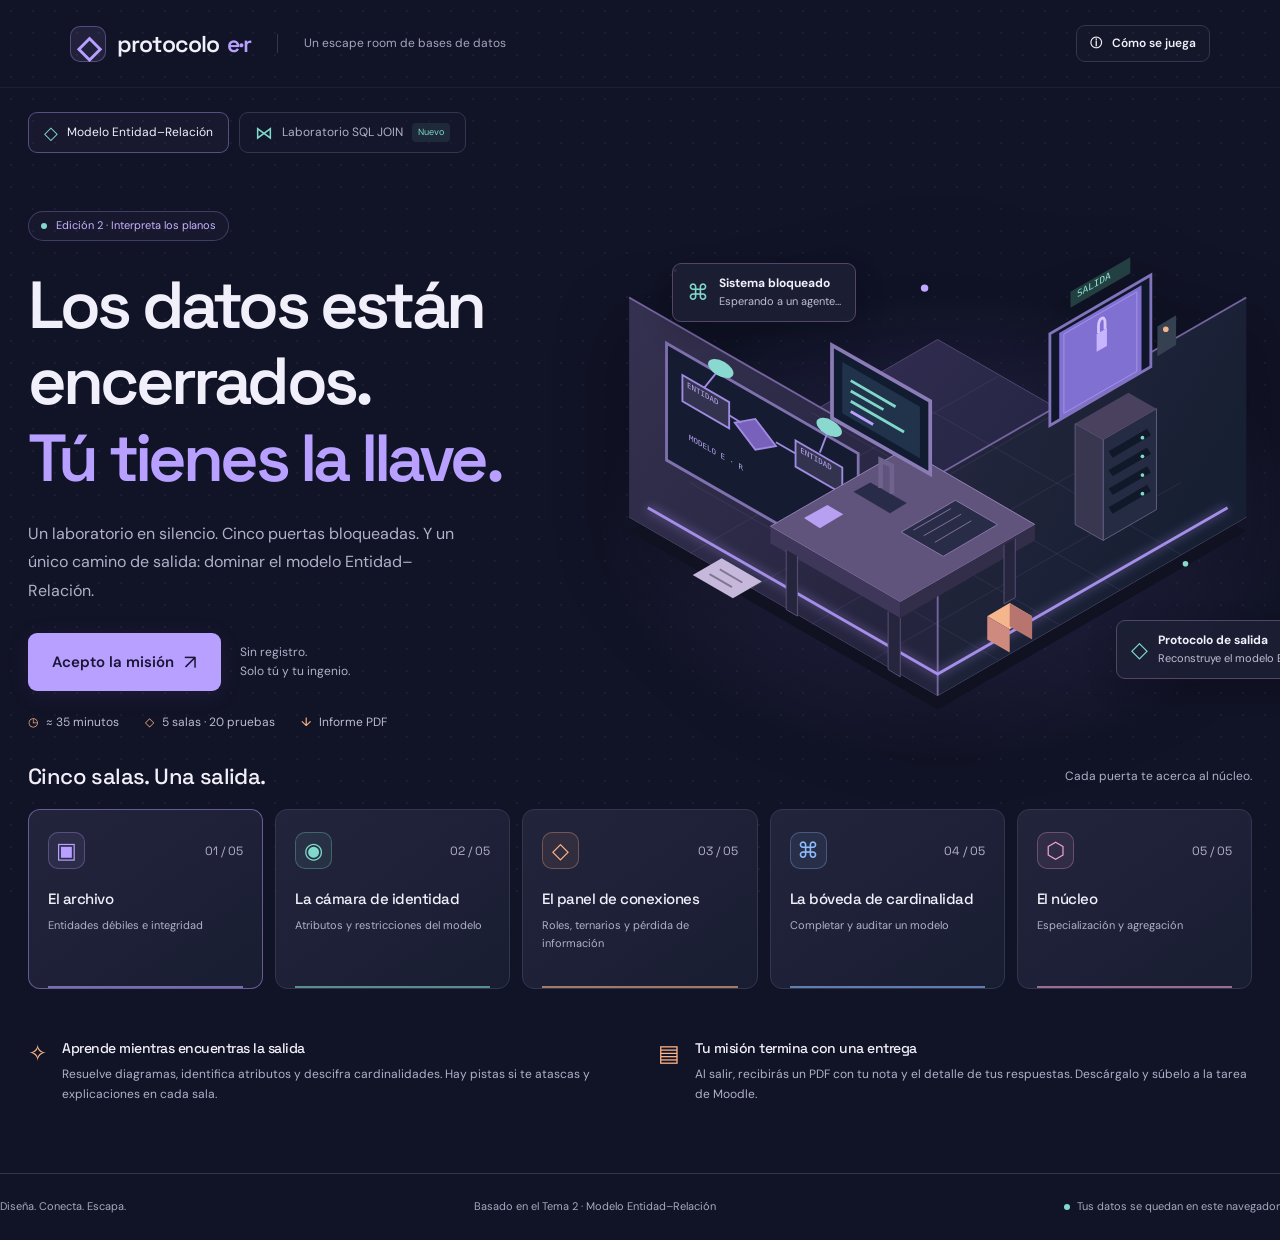
<file: index.html>
<!doctype html>
<html lang="es">
<head>
  <meta charset="UTF-8">
  <meta name="viewport" content="width=device-width, initial-scale=1">
  <meta name="theme-color" content="#111326">
  <meta name="description" content="Escapa de un laboratorio de datos resolviendo 20 retos de modelo entidad–relación. Consigue tu informe PDF para Moodle.">
  <title>Protocolo E·R — El escape room de los datos</title>
  <link rel="icon" href="assets/favicon.svg" type="image/svg+xml">
  <link rel="stylesheet" href="styles.css?v=3">
  <script defer src="vendor/jspdf.umd.min.js"></script>
  <script defer src="content.js?v=2"></script>
  <script defer src="app.js?v=3"></script>
</head>
<body>
  <a class="skip-link" href="#main">Saltar al contenido</a>
  <header class="topbar">
    <a class="brand" href="./" aria-label="Protocolo E R, inicio"><span class="brand-icon" aria-hidden="true">◇</span> protocolo<span class="brand-er">e·r</span></a>
    <span class="header-subtitle">Un escape room de bases de datos</span>
    <button class="button ghost small" id="help-button" type="button"><span aria-hidden="true">ⓘ</span> Cómo se juega</button>
  </header>
  <main id="main" tabindex="-1"></main>
  <footer class="footer"><span>Diseña. Conecta. Escapa.</span><span>Basado en el Tema 2 · Modelo Entidad–Relación</span><span class="local-label"><i aria-hidden="true"></i> Tus datos se quedan en este navegador</span></footer>
  <dialog id="help-dialog" aria-labelledby="help-title">
    <button class="dialog-close" aria-label="Cerrar ayuda" type="button">✕</button>
    <span class="eyebrow">Manual de la misión</span><h2 id="help-title">Tu ingenio es la llave.</h2>
    <ol class="help-list"><li>Escribe tu nombre y grupo para identificar tu informe.</li><li>Recorre cinco salas en orden. Cada sala tiene cuatro pruebas.</li><li>Cada acierto vale <strong>0,5 puntos</strong>. Si pides pista, ese acierto vale <strong>0,25</strong>. Los errores valen 0; no restan.</li><li>Al comprobar una sala, sus respuestas quedan cerradas. Podrás revisar la explicación y abrir la siguiente puerta, sea cual sea tu nota.</li><li>Al terminar, descarga el <strong>informe PDF</strong> y súbelo a la tarea de Moodle.</li></ol>
    <p class="muted">Unos 35 minutos, sin cuenta atrás ni penalización por tiempo. La partida se guarda en este navegador si el almacenamiento está disponible. Puedes volver después.</p>
    <button class="button primary dialog-close-action" type="button">Entendido, agente</button>
  </dialog>
  <noscript>Activa JavaScript en tu navegador para jugar a Protocolo E·R.</noscript>
</body>
</html>
</file>
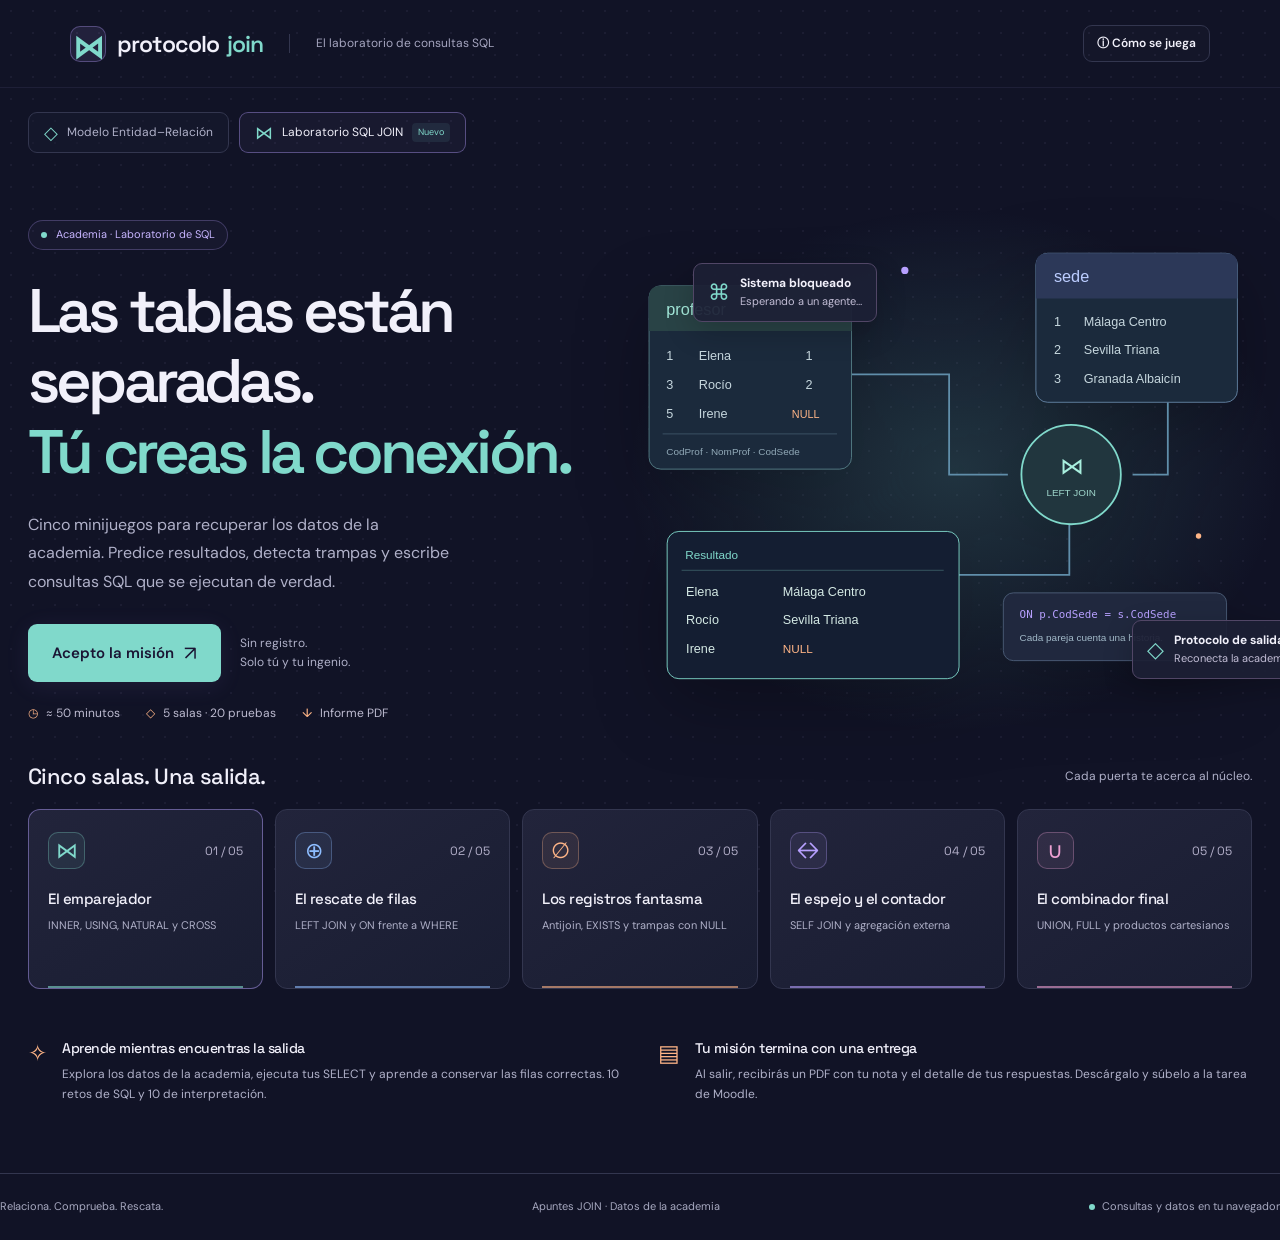
<file: joins/index.html>
<!doctype html>
<html lang="es">
  <head>
    <meta charset="UTF-8" />
    <meta name="viewport" content="width=device-width, initial-scale=1" />
    <meta name="theme-color" content="#111326" />
    <meta
      name="description"
      content="Cinco minijuegos de SQL JOIN con la base academia: escribe y ejecuta consultas, rescata filas y descarga tu informe PDF para Moodle."
    />
    <title>Protocolo JOIN — Laboratorio SQL</title>
    <link rel="icon" href="../assets/favicon.svg" type="image/svg+xml" />
    <link rel="stylesheet" href="../styles.css?v=3" />
    <link rel="stylesheet" href="joins.css?v=1" />
    <script defer src="../vendor/jspdf.umd.min.js"></script>
    <script defer src="data.js"></script>
    <script defer src="content.js"></script>
    <script defer src="sql-ui.js"></script>
    <script defer src="../app.js?v=3"></script>
  </head>
  <body class="sql-game">
    <a class="skip-link" href="#main">Saltar al contenido</a>
    <header class="topbar">
      <a class="brand" href="./" aria-label="Protocolo JOIN, inicio"
        ><span class="brand-icon" aria-hidden="true">⋈</span> protocolo<span
          class="brand-er"
          >join</span
        ></a
      ><span class="header-subtitle">El laboratorio de consultas SQL</span
      ><button class="button ghost small" id="help-button" type="button">
        ⓘ Cómo se juega
      </button>
    </header>
    <main id="main" tabindex="-1"></main>
    <footer class="footer">
      <span>Relaciona. Comprueba. Rescata.</span
      ><span>Apuntes JOIN · Datos de la academia</span
      ><span class="local-label"
        ><i aria-hidden="true"></i> Consultas y datos en tu navegador</span
      >
    </footer>
    <dialog id="help-dialog" aria-labelledby="help-title">
      <button class="dialog-close" aria-label="Cerrar ayuda" type="button">
        ✕</button
      ><span class="eyebrow">Manual de la academia</span>
      <h2 id="help-title">Una consulta. Las filas correctas.</h2>
      <ol class="help-list">
        <li>
          Escribe tu nombre y grupo. Cada juego conserva su propia partida y su
          nota.
        </li>
        <li>
          Completa cinco minijuegos de cuatro retos: diez consultas SQL y diez
          pruebas de interpretación.
        </li>
        <li>
          Consulta los registros en el explorador. En los editores,
          <strong>Ejecutar consulta</strong> muestra las filas, sin corregir ni
          gastar un intento.
        </li>
        <li>
          Al <strong>comprobar la sala</strong> se ejecutan y corrigen tus
          consultas y se cierran todas las respuestas. Las consultas con error
          puntúan 0. Si falla la carga del motor, podrás reintentar la
          corrección.
        </li>
        <li>
          Cada acierto vale <strong>0,5</strong>, o
          <strong>0,25 con pista</strong>. Una asociación exige acertar todas
          las filas. Los errores no restan.
        </li>
        <li>
          Las consultas se comparan por los valores de sus resultados,
          conservando duplicados y NULL. Las columnas deben ir en el orden
          pedido; los alias pueden cambiar. Solo se exige el orden de filas
          cuando lo indica el reto.
        </li>
        <li>
          Al terminar, descarga el
          <strong>PDF con nota, consultas y resultados</strong> y entrégalo en
          Moodle.
        </li>
      </ol>
      <p class="muted">
        Unos 50 minutos, sin cuenta atrás. El editor usa SQLite localmente para
        la sintaxis común de los apuntes. Los ejercicios explican la simulación
        de FULL en MariaDB; el laboratorio no se conecta a una base de datos
        real.
      </p>
      <button class="button primary dialog-close-action" type="button">
        Entendido, vamos a unir
      </button>
    </dialog>
    <noscript
      >Activa JavaScript para jugar al laboratorio de SQL JOIN.</noscript
    >
  </body>
</html>
</file>
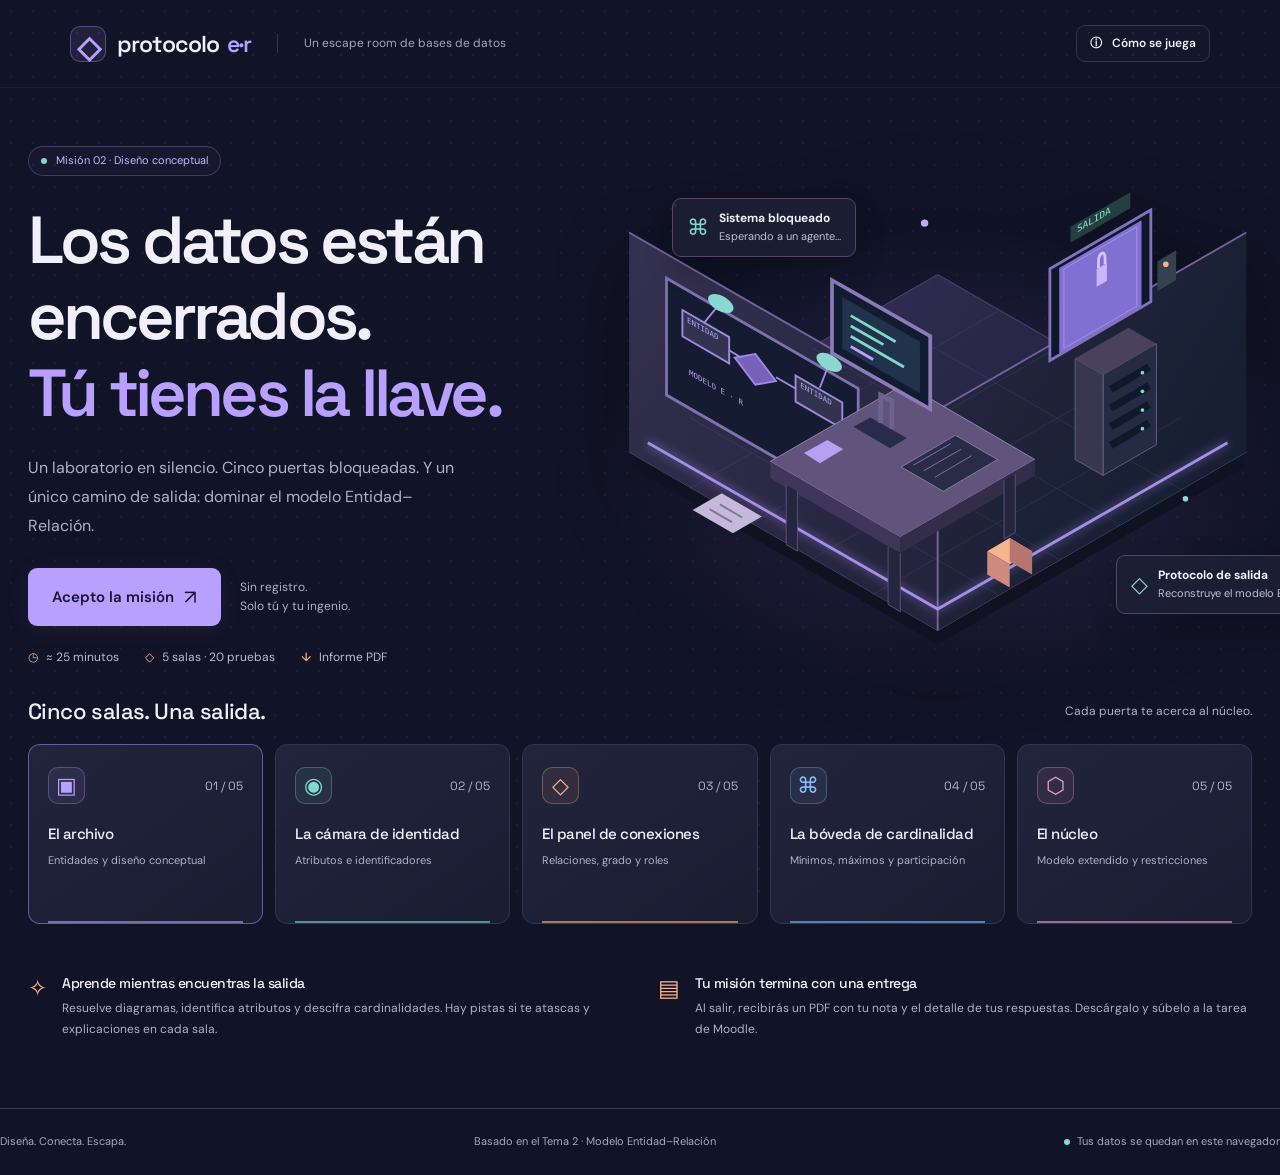
<file: version-1/index.html>
<!doctype html>
<html lang="es">
<head>
  <meta charset="UTF-8">
  <meta name="viewport" content="width=device-width, initial-scale=1">
  <meta name="theme-color" content="#111326">
  <meta name="description" content="Escapa de un laboratorio de datos resolviendo 20 retos de modelo entidad–relación. Consigue tu informe PDF para Moodle.">
  <title>Protocolo E·R — El escape room de los datos</title>
  <link rel="icon" href="../assets/favicon.svg" type="image/svg+xml">
  <link rel="stylesheet" href="styles.css">
  <script defer src="../vendor/jspdf.umd.min.js"></script>
  <script defer src="content.js"></script>
  <script defer src="app.js"></script>
</head>
<body>
  <a class="skip-link" href="#main">Saltar al contenido</a>
  <header class="topbar">
    <a class="brand" href="./" aria-label="Protocolo E R, inicio"><span class="brand-icon" aria-hidden="true">◇</span> protocolo<span class="brand-er">e·r</span></a>
    <span class="header-subtitle">Un escape room de bases de datos</span>
    <button class="button ghost small" id="help-button" type="button"><span aria-hidden="true">ⓘ</span> Cómo se juega</button>
  </header>
  <main id="main" tabindex="-1"></main>
  <footer class="footer"><span>Diseña. Conecta. Escapa.</span><span>Basado en el Tema 2 · Modelo Entidad–Relación</span><span class="local-label"><i aria-hidden="true"></i> Tus datos se quedan en este navegador</span></footer>
  <dialog id="help-dialog" aria-labelledby="help-title">
    <button class="dialog-close" aria-label="Cerrar ayuda" type="button">✕</button>
    <span class="eyebrow">Manual de la misión</span><h2 id="help-title">Tu ingenio es la llave.</h2>
    <ol class="help-list"><li>Escribe tu nombre y grupo para identificar tu informe.</li><li>Recorre cinco salas en orden. Cada sala tiene cuatro pruebas.</li><li>Cada acierto vale <strong>0,5 puntos</strong>. Si pides pista, ese acierto vale <strong>0,25</strong>. Los errores valen 0; no restan.</li><li>Al comprobar una sala, sus respuestas quedan cerradas. Podrás revisar la explicación y abrir la siguiente puerta, sea cual sea tu nota.</li><li>Al terminar, descarga el <strong>informe PDF</strong> y súbelo a la tarea de Moodle.</li></ol>
    <p class="muted">Unos 25 minutos, sin cuenta atrás ni penalización por tiempo. La partida se guarda en este navegador si el almacenamiento está disponible. Puedes volver después.</p>
    <button class="button primary dialog-close-action" type="button">Entendido, agente</button>
  </dialog>
  <noscript>Activa JavaScript en tu navegador para jugar a Protocolo E·R.</noscript>
</body>
</html>
</file>
<file: styles.css>
@font-face {
  font-family: "DM Sans";
  font-style: normal;
  font-weight: 100 900;
  font-display: swap;
  src: url("assets/dm-sans.ttf") format("truetype");
}
@font-face {
  font-family: "Space Grotesk";
  font-style: normal;
  font-weight: 300 700;
  font-display: swap;
  src: url("assets/space-grotesk.ttf") format("truetype");
}

:root {
  color-scheme: dark;
  --bg: #111326;
  --surface: #191c32;
  --surface-2: #20243d;
  --text: #f1f0fa;
  --muted: #b0b1c9;
  --purple: #b7a0ff;
  --mint: #80d9cb;
  --orange: #ffb587;
  --border: #33364f;
  --heading: "Space Grotesk", sans-serif;
  --body: "DM Sans", sans-serif;
}
* {
  box-sizing: border-box;
}
body {
  margin: 0;
  background: var(--bg);
  color: var(--text);
  font-family: var(--body);
  font-size: 15px;
  line-height: 1.6;
}
body:before {
  content: "";
  position: fixed;
  inset: 0;
  pointer-events: none;
  z-index: -1;
  background-image: radial-gradient(#a49ac414 0.8px, transparent 0.8px);
  background-size: 22px 22px;
}
button,
input,
select {
  font: inherit;
}
button,
a,
input,
select {
  -webkit-tap-highlight-color: transparent;
}
button {
  cursor: pointer;
}
a {
  color: inherit;
}
h1,
h2,
h3,
h4,
p {
  margin-top: 0;
}
h1,
h2,
h3,
h4 {
  font-family: var(--heading);
  line-height: 1.15;
}
h1 {
  font-size: clamp(44px, 5.2vw, 76px);
  font-weight: 600;
  letter-spacing: -3.8px;
}
h2 {
  font-size: clamp(29px, 3vw, 42px);
  letter-spacing: -1.5px;
  font-weight: 500;
}
h3 {
  font-size: 21px;
  font-weight: 500;
  letter-spacing: -0.5px;
}
p {
  margin-bottom: 18px;
}
.muted {
  color: var(--muted);
}
.eyebrow {
  display: block;
  color: var(--purple);
  font-size: 12px;
  letter-spacing: 1.5px;
  text-transform: uppercase;
  font-weight: 700;
  margin-bottom: 20px;
}
.topbar {
  max-width: 1440px;
  margin: auto;
  padding: 25px 5.5%;
  display: flex;
  align-items: center;
  gap: 26px;
  border-bottom: 1px solid #b4a4ff15;
}
.brand {
  display: inline-flex;
  align-items: center;
  gap: 8px;
  text-decoration: none;
  font: 600 23px var(--heading);
  letter-spacing: -1px;
  white-space: nowrap;
}
.brand-icon {
  background: #b7a0ff1a;
  border: 1px solid #b7a0ff55;
  color: var(--purple);
  border-radius: 10px;
  width: 36px;
  height: 36px;
  display: grid;
  place-items: center;
  font-size: 31px;
  margin-right: 3px;
}
.brand-er {
  color: var(--purple);
}
.header-subtitle {
  font-size: 12px;
  color: #a5a5bf;
  border-left: 1px solid var(--border);
  padding-left: 26px;
}
.topbar > .button {
  margin-left: auto;
}
.button {
  display: inline-flex;
  gap: 10px;
  align-items: center;
  justify-content: center;
  min-height: 49px;
  padding: 12px 23px;
  border: 1px solid transparent;
  border-radius: 9px;
  font-weight: 600;
  text-decoration: none;
  transition:
    background 0.15s,
    transform 0.15s;
}
.button:hover:not(:disabled) {
  transform: translateY(-2px);
}
.button.primary {
  background: var(--purple);
  color: #1a1534;
  box-shadow: 0 4px 24px #aa88ff16;
}
.button.primary:hover {
  background: #c7b6ff;
}
.button.ghost {
  background: #ffffff04;
  border-color: var(--border);
  color: var(--text);
}
.button.small {
  min-height: 37px;
  padding: 7px 13px;
  font-size: 12px;
}
.button:disabled {
  opacity: 0.45;
  cursor: not-allowed;
}
.button.mint {
  background: var(--mint);
  color: #102e29;
}
.button.full {
  width: 100%;
}
.arrow {
  font-size: 20px;
  font-weight: 400;
}
.skip-link {
  position: fixed;
  top: -100px;
  left: 20px;
  z-index: 20;
  background: var(--purple);
  color: var(--bg);
  padding: 10px;
}
.skip-link:focus {
  top: 10px;
}
:focus-visible {
  outline: 3px solid var(--orange);
  outline-offset: 5px;
}
#main:focus {
  outline: none;
}
.footer {
  max-width: 1280px;
  padding: 24px 0;
  margin: 46px auto 0;
  border-top: 1px solid var(--border);
  display: flex;
  justify-content: space-between;
  gap: 15px;
  color: #a7a9c0;
  font-size: 11px;
}
.local-label {
  display: flex;
  align-items: center;
  gap: 7px;
}
.local-label i,
.status-dot {
  display: inline-block;
  width: 6px;
  height: 6px;
  border-radius: 50%;
  background: var(--mint);
}
.landing {
  max-width: 1280px;
  margin: auto;
  padding: 0 28px;
}
.hero {
  display: grid;
  grid-template-columns: 0.95fr 1.05fr;
  min-height: 565px;
  align-items: center;
  position: relative;
}
.hero-copy {
  padding: 54px 0 25px;
  position: relative;
  z-index: 1;
}
.mission-label {
  display: inline-flex;
  align-items: center;
  gap: 9px;
  border: 1px solid #b7a0ff44;
  border-radius: 20px;
  padding: 5px 12px;
  font-size: 11px;
  color: #c7b5ff;
  background: #b7a0ff0a;
  margin-bottom: 26px;
}
.hero h1 {
  margin-bottom: 23px;
}
.hero h1 span {
  color: var(--purple);
}
.hero-description {
  color: var(--muted);
  font-size: 16px;
  line-height: 1.8;
  max-width: 430px;
}
.hero-actions {
  display: flex;
  align-items: center;
  gap: 19px;
  margin-top: 27px;
}
.hero-actions .muted {
  font-size: 12px;
}
.hero-art {
  position: relative;
  margin: -22px -55px -30px -50px;
  align-self: stretch;
  display: flex;
  align-items: center;
}
.hero-art img {
  width: 100%;
  filter: drop-shadow(0 22px 35px #0004);
}
.floating-label {
  position: absolute;
  display: flex;
  gap: 10px;
  align-items: center;
  background: #1d2035ed;
  border: 1px solid #514666;
  border-radius: 9px;
  padding: 10px 14px;
  font-size: 11px;
  color: #c2bdd5;
  box-shadow: 0 10px 30px #0003;
}
.floating-label strong {
  color: var(--text);
  font-size: 12px;
  display: block;
}
.floating-label .tiny-icon {
  color: var(--mint);
  font-size: 22px;
}
.label-a {
  top: 20%;
  left: 15%;
}
.label-b {
  bottom: 17%;
  right: 0;
}
.hero-meta {
  display: flex;
  gap: 26px;
  align-items: center;
  padding-top: 22px;
  color: #bdbbd0;
  font-size: 12px;
}
.hero-meta span {
  display: flex;
  gap: 8px;
  align-items: center;
}
.hero-meta b {
  color: var(--orange);
  font-weight: 500;
}
.route-section {
  margin-top: 3px;
}
.section-heading {
  display: flex;
  justify-content: space-between;
  align-items: center;
  gap: 20px;
  margin-bottom: 20px;
}
.section-heading h2 {
  font-size: 22px;
  letter-spacing: -0.6px;
  margin: 0;
}
.section-heading > span {
  color: var(--muted);
  font-size: 12px;
}
.room-route {
  display: grid;
  grid-template-columns: repeat(5, 1fr);
  gap: 12px;
}
.route-card {
  position: relative;
  background: linear-gradient(145deg, #22243b, #191d32);
  border: 1px solid var(--border);
  border-radius: 12px;
  padding: 22px 19px;
  min-height: 180px;
  overflow: hidden;
}
.route-card:first-child {
  border-color: #b7a0ff77;
}
.route-top {
  display: flex;
  align-items: center;
  justify-content: space-between;
  margin-bottom: 20px;
}
.room-icon {
  width: 37px;
  height: 37px;
  border-radius: 10px;
  border: 1px solid color-mix(in srgb, var(--room-color), transparent 70%);
  background: color-mix(in srgb, var(--room-color), transparent 92%);
  color: var(--room-color);
  display: grid;
  place-items: center;
  font-size: 22px;
}
.route-number {
  font: 12px var(--heading);
  color: #b4b0ca;
}
.route-card h3 {
  font-size: 15px;
  line-height: 1.3;
  margin-bottom: 8px;
}
.route-card p {
  font-size: 11px;
  color: var(--muted);
  margin: 0;
}
.route-card:after {
  content: "";
  position: absolute;
  height: 2px;
  left: 19px;
  right: 19px;
  bottom: 0;
  background: var(--room-color);
  opacity: 0.6;
}
.mission-bottom {
  display: grid;
  grid-template-columns: 1fr 1fr;
  margin-top: 28px;
  gap: 36px;
  padding: 23px 0;
}
.brief-block {
  display: flex;
  gap: 15px;
  align-items: flex-start;
}
.brief-icon {
  font-size: 23px;
  color: var(--orange);
  line-height: 1.2;
}
.brief-block h3 {
  font-size: 14px;
  margin: 0 0 7px;
}
.brief-block p {
  font-size: 12px;
  line-height: 1.7;
  color: var(--muted);
  margin: 0;
}
.start-panel {
  margin: 30px 0;
  background: var(--surface);
  border: 1px solid #b7a0ff66;
  border-radius: 14px;
  padding: 28px;
  scroll-margin-top: 20px;
}
.start-panel h2 {
  font-size: 26px;
  margin-bottom: 10px;
}
.start-form {
  display: grid;
  grid-template-columns: 1.5fr 1fr auto;
  gap: 16px;
  align-items: end;
}
.field label {
  display: block;
  font-size: 12px;
  color: #d0cde1;
  margin-bottom: 7px;
}
.field input {
  width: 100%;
  padding: 12px 14px;
  min-height: 48px;
  color: var(--text);
  background: var(--bg);
  border: 1px solid #4b4c66;
  border-radius: 7px;
}
.field input::placeholder {
  color: #9293af;
}
.form-note {
  font-size: 11px;
  color: var(--muted);
  margin: 15px 0 0;
}
.resume-panel {
  margin: 28px 0;
  padding: 24px;
  background: var(--surface);
  border: 1px solid var(--mint);
  border-radius: 12px;
  display: flex;
  align-items: center;
  justify-content: space-between;
  gap: 20px;
}
.resume-panel p {
  margin: 0;
  font-size: 13px;
  color: var(--muted);
}
.resume-panel strong {
  color: var(--text);
}
.resume-actions {
  display: flex;
  gap: 10px;
  flex-wrap: wrap;
}
.storage-warning {
  padding: 12px 18px;
  background: #ffb58712;
  border: 1px solid #ffb58755;
  border-radius: 8px;
  color: #ffceac;
  font-size: 13px;
  margin: 20px 0;
}
.game {
  max-width: 1280px;
  margin: 34px auto;
  padding: 0 28px;
}
.mission-bar {
  display: flex;
  align-items: center;
  justify-content: space-between;
  margin-bottom: 25px;
  gap: 15px;
}
.agent-name {
  font-size: 13px;
  color: var(--muted);
}
.agent-name strong {
  color: var(--text);
}
.mission-stats {
  display: flex;
  gap: 24px;
  font: 13px var(--heading);
  color: var(--muted);
}
.mission-stats strong {
  color: var(--mint);
}
.game-layout {
  display: grid;
  grid-template-columns: 245px 1fr;
  gap: 28px;
}
.sidebar {
  align-self: start;
  position: sticky;
  top: 20px;
}
.map-heading {
  font: 500 12px var(--heading);
  color: var(--muted);
  margin: 0 0 18px;
}
.map-item {
  display: flex;
  align-items: center;
  gap: 13px;
  padding: 15px 12px;
  position: relative;
  border: 1px solid transparent;
  margin-bottom: 9px;
  border-radius: 10px;
  background: #ffffff02;
}
.map-item.active {
  border-color: var(--room-color);
  background: color-mix(in srgb, var(--room-color), transparent 94%);
}
.map-item.locked {
  opacity: 0.5;
}
.map-item .room-icon {
  flex-shrink: 0;
  width: 33px;
  height: 33px;
}
.map-item h3 {
  font-size: 12px;
  line-height: 1.5;
  margin: 0;
}
.map-item p {
  font-size: 10px;
  margin: 1px 0 0;
  color: var(--muted);
}
.map-status {
  margin-left: auto;
  font-size: 12px;
  color: var(--mint);
}
.sidebar-note {
  margin-top: 25px;
  border-top: 1px solid var(--border);
  padding: 20px 10px;
  color: var(--muted);
  font-size: 11px;
}
.key-slots {
  display: flex;
  gap: 7px;
  margin: 12px 0 17px;
}
.key-slot {
  display: grid;
  place-items: center;
  width: 34px;
  height: 39px;
  background: #0e1020;
  border: 1px dashed #4b4a68;
  border-radius: 6px;
  font: 500 17px var(--heading);
  color: #69677c;
}
.key-slot.found {
  background: #80d9cb15;
  border-style: solid;
  border-color: #80d9cb77;
  color: var(--mint);
}
.room-heading {
  display: flex;
  justify-content: space-between;
  gap: 20px;
  align-items: flex-start;
  margin-bottom: 20px;
}
.room-heading .eyebrow {
  color: var(--room-color);
  margin-bottom: 12px;
}
.room-heading h1 {
  font-size: 38px;
  letter-spacing: -1.8px;
  margin-bottom: 14px;
}
.room-story {
  color: var(--muted);
  max-width: 650px;
  font-size: 14px;
  margin: 0;
}
.room-heading > .room-icon {
  width: 60px;
  height: 60px;
  font-size: 32px;
  flex-shrink: 0;
}
.case-file {
  margin: 25px 0;
  padding: 22px;
  border: 1px solid var(--border);
  border-radius: 13px;
  background: #171b30;
}
.case-header {
  display: flex;
  align-items: center;
  justify-content: space-between;
  gap: 15px;
  margin-bottom: 12px;
}
.case-header h2 {
  font-size: 20px;
  letter-spacing: -0.5px;
  margin: 0;
}
.case-header span {
  color: var(--mint);
  font-size: 10px;
}
.case-context {
  font-size: 12px;
  line-height: 1.8;
  color: #cecee0;
}
.plan-figure {
  margin: 20px 0 0;
}
.plan-figure figcaption {
  display: flex;
  align-items: center;
  justify-content: space-between;
  gap: 12px;
  margin-bottom: 10px;
  font-size: 12px;
}
.plan-image {
  display: block;
  width: 100%;
  height: auto;
  border-radius: 9px;
  background: #f7f9fd;
}
.plan-description {
  margin-top: 9px;
  color: var(--muted);
  font-size: 11px;
}
.plan-description summary {
  cursor: pointer;
  padding: 5px 0;
}
.plan-description p {
  line-height: 1.8;
  padding: 10px 0;
  margin: 0;
}
.plan-legend {
  font-size: 10px;
  line-height: 1.8;
  color: var(--muted);
  margin: 16px 0 0;
}
.plan-dialog {
  width: calc(100% - 32px);
  max-width: 1500px;
  padding: 22px;
}
.plan-dialog-header {
  display: flex;
  align-items: center;
  justify-content: space-between;
  gap: 15px;
}
.plan-dialog-header h2 {
  font-size: 23px;
  margin: 0;
}
.plan-dialog > .muted {
  margin: 10px 0;
}
.plan-zoom {
  overflow: auto;
  max-height: 70vh;
  border-radius: 10px;
  background: #f7f9fd;
}
.plan-zoom img {
  display: block;
  width: 1320px;
  max-width: none;
}
.legacy-notice {
  font-size: 13px;
  padding: 18px;
  border: 1px solid #ffb58755;
  background: #ffb58709;
  border-radius: 10px;
  color: #e9d1c3;
}
.legacy-notice a {
  color: var(--orange);
  text-underline-offset: 3px;
}
.questions {
  display: grid;
  gap: 18px;
}
.question-card {
  background: var(--surface);
  border: 1px solid var(--border);
  border-radius: 12px;
  padding: 25px;
  min-width: 0;
}
.question-title {
  display: flex;
  align-items: center;
  gap: 12px;
  margin-bottom: 15px;
}
.question-num {
  display: grid;
  place-items: center;
  width: 29px;
  height: 29px;
  border-radius: 7px;
  background: #b7a0ff14;
  color: var(--purple);
  font: 12px var(--heading);
  flex-shrink: 0;
}
.question-title h2 {
  font-size: 18px;
  letter-spacing: -0.3px;
  margin: 0;
}
.question-value {
  font-size: 10px;
  color: var(--muted);
  margin-left: auto;
  white-space: nowrap;
}
.question-prompt {
  font-size: 14px;
  color: #d0d0e1;
  line-height: 1.75;
  margin-bottom: 18px;
}
.choices {
  border: 0;
  padding: 0;
  margin: 0;
  display: grid;
  grid-template-columns: 1fr 1fr;
  gap: 10px;
  min-width: 0;
}
.choices legend {
  position: absolute;
  width: 1px;
  height: 1px;
  overflow: hidden;
  clip-path: inset(50%);
}
.choice {
  display: flex;
  align-items: center;
  gap: 11px;
  padding: 12px 14px;
  background: #11142680;
  border: 1px solid #3b3d58;
  border-radius: 8px;
  cursor: pointer;
  font-size: 12px;
  line-height: 1.6;
  transition: border-color 0.15s;
}
.choice:has(input:checked) {
  border-color: var(--purple);
  background: #b7a0ff12;
}
.choice input {
  accent-color: var(--purple);
  flex-shrink: 0;
  width: 15px;
  height: 15px;
  margin: 0;
}
.choice.correct {
  border-color: #80d9cb88;
  background: #80d9cb0b;
}
.choice.incorrect:has(input:checked) {
  border-color: #f5a3aa99;
  background: #f5a3aa0b;
}
.matching {
  display: grid;
  gap: 10px;
}
.match-row {
  display: grid;
  grid-template-columns: 1fr 1fr;
  gap: 16px;
  align-items: center;
  font-size: 12px;
  padding: 8px 0;
}
.match-row label {
  color: #d0d0e1;
}
.match-row select {
  width: 100%;
  padding: 10px 30px 10px 12px;
  min-height: 43px;
  border: 1px solid #4b4c66;
  border-radius: 7px;
  background: var(--bg);
  color: var(--text);
  font-size: 12px;
}
.hint-button {
  display: flex;
  gap: 7px;
  align-items: center;
  margin-top: 17px;
  padding: 5px 0;
  border: 0;
  background: none;
  color: var(--orange);
  font-size: 11px;
  text-align: left;
}
.hint-button:disabled {
  cursor: default;
}
.hint-box {
  margin: 10px 0 0;
  border-left: 2px solid var(--orange);
  background: #ffb58709;
  color: #edcdb8;
  padding: 10px 13px;
  font-size: 12px;
}
.feedback {
  padding: 12px 15px;
  border-radius: 7px;
  margin-top: 18px;
  background: #80d9cb0b;
  border: 1px solid #80d9cb40;
  font-size: 12px;
  line-height: 1.8;
}
.feedback.wrong {
  background: #f5a3aa09;
  border-color: #f5a3aa40;
}
.feedback strong {
  color: var(--mint);
  display: block;
}
.feedback.wrong strong {
  color: #ffc0c6;
}
.feedback p {
  margin: 4px 0 0;
  color: #c1bfd2;
}
.submit-panel {
  display: flex;
  align-items: center;
  justify-content: space-between;
  gap: 20px;
  padding: 25px 0;
}
.submit-panel p {
  margin: 0;
  color: var(--muted);
  font-size: 12px;
  max-width: 350px;
}
.form-error {
  color: #ffc0c6;
  font-size: 13px;
  margin: 0 0 10px;
}
.room-unlocked {
  padding: 26px;
  background: #80d9cb09;
  border: 1px solid #80d9cb66;
  border-radius: 12px;
  margin: 24px 0;
}
.unlocked-header {
  display: flex;
  align-items: center;
  gap: 16px;
}
.earned-key {
  font: 500 33px var(--heading);
  width: 55px;
  height: 65px;
  background: #80d9cb10;
  color: var(--mint);
  border: 1px solid var(--mint);
  border-radius: 10px;
  display: grid;
  place-items: center;
  flex-shrink: 0;
}
.room-unlocked h2 {
  font-size: 23px;
  margin-bottom: 8px;
  letter-spacing: -0.5px;
}
.room-unlocked p {
  font-size: 13px;
  color: var(--muted);
  margin: 0;
}
.room-unlocked .button {
  margin-top: 22px;
}
.progress-track {
  height: 4px;
  border-radius: 4px;
  background: #2c2e47;
  overflow: hidden;
  margin: 15px 0 0;
}
.progress-track > span {
  display: block;
  height: 100%;
  background: var(--mint);
  transition: width 0.3s;
}
.storage-inline {
  font-size: 11px;
  color: #ffceac;
  margin: 12px 0;
}
.results {
  max-width: 1000px;
  margin: 45px auto;
  padding: 0 28px;
}
.result-hero {
  text-align: center;
  padding: 18px 0 35px;
}
.escape-icon {
  font-size: 40px;
  width: 88px;
  height: 88px;
  border-radius: 24px;
  background: #80d9cb12;
  border: 1px solid #80d9cb55;
  color: var(--mint);
  display: grid;
  place-items: center;
  margin: 0 auto 25px;
  box-shadow: 0 0 80px #80d9cb0d;
}
.result-hero h1 {
  font-size: 52px;
  letter-spacing: -2.5px;
  margin-bottom: 18px;
}
.result-hero p {
  max-width: 540px;
  margin: 0 auto;
  color: var(--muted);
}
.result-keys {
  display: flex;
  justify-content: center;
  gap: 9px;
  margin: 22px 0;
}
.result-keys .key-slot {
  width: 38px;
  height: 43px;
}
.result-grid {
  display: grid;
  grid-template-columns: 0.8fr 1.2fr;
  gap: 23px;
}
.grade-card {
  background: linear-gradient(145deg, #2d2946, #1b2034);
  border: 1px solid #786499;
  border-radius: 14px;
  padding: 30px;
  text-align: center;
}
.grade-label {
  font-size: 13px;
  color: #c8c2df;
}
.grade-number {
  font: 500 85px var(--heading);
  letter-spacing: -6px;
  color: #d1bdff;
  line-height: 1.3;
}
.grade-number span {
  font-size: 26px;
  letter-spacing: -1px;
  color: var(--muted);
}
.grade-message {
  color: var(--mint);
  font-size: 13px;
  margin-bottom: 20px;
}
.grade-details {
  border-top: 1px solid #78649966;
  padding-top: 18px;
  display: grid;
  gap: 10px;
  text-align: left;
}
.grade-details > div {
  display: flex;
  justify-content: space-between;
  font-size: 12px;
  gap: 15px;
  color: var(--muted);
}
.grade-details strong {
  color: var(--text);
  overflow-wrap: anywhere;
  text-align: right;
}
.breakdown {
  padding: 27px;
  background: var(--surface);
  border: 1px solid var(--border);
  border-radius: 14px;
}
.breakdown h2 {
  font-size: 21px;
  letter-spacing: -0.5px;
}
.breakdown-row {
  margin-top: 17px;
}
.breakdown-label {
  display: flex;
  align-items: center;
  justify-content: space-between;
  gap: 15px;
  font-size: 12px;
}
.breakdown-label > span {
  color: #d3d1e3;
}
.breakdown-label strong {
  color: var(--room-color);
}
.breakdown-row .progress-track {
  height: 5px;
  margin-top: 8px;
}
.breakdown-row .progress-track > span {
  background: var(--room-color);
}
.download-panel {
  display: flex;
  align-items: center;
  justify-content: space-between;
  gap: 25px;
  background: #b7a0ff0b;
  border: 1px solid #b7a0ff55;
  border-radius: 13px;
  padding: 27px;
  margin-top: 24px;
}
.download-panel h2 {
  font-size: 22px;
  letter-spacing: -0.5px;
  margin-bottom: 10px;
}
.download-panel p {
  color: var(--muted);
  font-size: 12px;
  margin: 0;
  max-width: 450px;
}
.result-footnote {
  font-size: 11px;
  color: var(--muted);
  margin: 18px 0 30px;
}
.result-actions {
  display: flex;
  gap: 12px;
  flex-wrap: wrap;
  margin-top: 25px;
}
.review-details {
  margin-top: 25px;
  border-top: 1px solid var(--border);
  padding-top: 22px;
}
.review-details summary {
  cursor: pointer;
  font-family: var(--heading);
  font-size: 17px;
  margin-bottom: 20px;
}
.review-room {
  margin: 25px 0;
}
.review-room > h3 {
  margin-bottom: 15px;
}
.review-room .question-card {
  margin-bottom: 15px;
}
dialog {
  background: #1b1e34;
  border: 1px solid #655681;
  border-radius: 18px;
  color: var(--text);
  padding: 38px;
  max-width: 600px;
  width: calc(100% - 36px);
  max-height: 90vh;
}
dialog::backdrop {
  background: #070a19c9;
  backdrop-filter: blur(6px);
}
dialog h2 {
  font-size: 31px;
}
dialog .eyebrow {
  font-size: 11px;
}
.dialog-close {
  position: absolute;
  right: 17px;
  top: 14px;
  background: none;
  border: 0;
  color: var(--muted);
  padding: 7px;
}
.help-list {
  padding-left: 21px;
  font-size: 13px;
  line-height: 1.9;
  color: #d4d1e4;
}
.help-list li {
  margin-bottom: 10px;
}
dialog .muted {
  font-size: 12px;
}
.dialog-actions {
  display: flex;
  gap: 12px;
  margin-top: 22px;
}
.live-status {
  font-size: 12px;
  color: var(--mint);
  margin-top: 12px;
}
.visually-hidden {
  position: absolute;
  width: 1px;
  height: 1px;
  padding: 0;
  margin: -1px;
  overflow: hidden;
  clip-path: inset(50%);
  white-space: nowrap;
  border: 0;
}
[hidden] {
  display: none !important;
}
@media (min-width: 1450px) {
  .hero {
    min-height: 625px;
  }
  .hero-art {
    margin-right: -70px;
  }
  .hero-copy {
    padding-top: 65px;
  }
  .footer {
    margin-top: 65px;
  }
}
@media (max-width: 1100px) {
  .footer {
    margin-left: 28px;
    margin-right: 28px;
  }
  .hero {
    min-height: 510px;
  }
  .hero h1 {
    font-size: 59px;
  }
  .hero-art {
    margin-right: -25px;
    margin-left: -60px;
  }
  .floating-label {
    padding: 8px 10px;
  }
  .label-a {
    top: 18%;
    left: 21%;
  }
  .label-b {
    bottom: 13%;
    right: 4%;
  }
  .hero-meta {
    gap: 17px;
  }
  .route-card {
    padding: 18px 13px;
  }
  .route-card h3 {
    font-size: 13px;
  }
  .game-layout {
    grid-template-columns: 205px 1fr;
    gap: 20px;
  }
  .map-item {
    padding: 12px 8px;
  }
  .question-card {
    padding: 20px;
  }
  .download-panel .button {
    flex-shrink: 0;
  }
}
@media (max-width: 800px) {
  .topbar {
    padding: 18px 24px;
  }
  .header-subtitle {
    display: none;
  }
  .hero {
    grid-template-columns: 1fr 1fr;
    min-height: 470px;
  }
  .hero h1 {
    font-size: 48px;
    letter-spacing: -2.5px;
  }
  .hero-description {
    font-size: 14px;
  }
  .hero-art {
    margin: -20px -25px -20px -95px;
  }
  .floating-label {
    display: none;
  }
  .hero-meta {
    font-size: 10px;
    gap: 12px;
  }
  .hero-actions {
    align-items: flex-start;
    flex-direction: column;
    gap: 10px;
  }
  .room-route {
    gap: 9px;
    grid-template-columns: repeat(5, minmax(0, 1fr));
  }
  .route-card {
    padding: 15px 10px;
    min-height: 165px;
  }
  .route-card h3 {
    font-size: 12px;
  }
  .route-card p {
    font-size: 10px;
  }
  .route-top {
    margin-bottom: 15px;
  }
  .route-number {
    font-size: 10px;
  }
  .room-icon {
    width: 30px;
    height: 30px;
    font-size: 18px;
  }
  .start-form {
    grid-template-columns: 1fr 1fr;
  }
  .start-form > .button {
    grid-column: 1/-1;
  }
  .footer {
    flex-wrap: wrap;
  }
  .footer > span:first-child {
    display: none;
  }
  .game-layout {
    grid-template-columns: 1fr;
  }
  .sidebar {
    position: static;
    display: grid;
    grid-template-columns: repeat(5, 1fr);
    gap: 7px;
  }
  .map-heading,
  .sidebar-note,
  .map-item p,
  .map-status {
    display: none;
  }
  .map-item {
    display: flex;
    flex-direction: column;
    gap: 7px;
    padding: 10px 4px;
    margin: 0;
    text-align: center;
  }
  .map-item h3 {
    font-size: 10px;
  }
  .room-heading h1 {
    font-size: 34px;
  }
  .mission-bar {
    margin-bottom: 20px;
  }
  .room-content {
    min-width: 0;
  }
  .result-grid {
    grid-template-columns: 0.9fr 1.1fr;
  }
  .download-panel {
    flex-direction: column;
    align-items: stretch;
  }
  .download-panel p {
    max-width: none;
  }
}
@media (max-width: 560px) {
  .landing,
  .game,
  .results {
    padding: 0 18px;
  }
  .topbar {
    padding: 17px 18px;
    gap: 8px;
  }
  .brand {
    font-size: 20px;
  }
  .brand-icon {
    width: 30px;
    height: 30px;
    font-size: 25px;
  }
  .topbar .button {
    font-size: 10px;
    padding: 7px 9px;
  }
  .hero {
    display: flex;
    flex-direction: column;
    min-height: 0;
    align-items: stretch;
  }
  .hero-copy {
    padding-top: 35px;
    padding-bottom: 0;
  }
  .mission-label {
    font-size: 10px;
    margin-bottom: 20px;
  }
  .hero h1 {
    font-size: 54px;
    max-width: 380px;
    margin-bottom: 18px;
    letter-spacing: -3px;
  }
  .hero-description {
    font-size: 14px;
    max-width: 350px;
  }
  .hero-actions {
    flex-direction: row;
    align-items: center;
    margin-top: 23px;
    gap: 15px;
  }
  .hero-actions .button {
    padding: 12px 17px;
  }
  .hero-actions .muted {
    font-size: 10px;
    max-width: 95px;
  }
  .hero-meta {
    font-size: 10px;
    gap: 20px;
    margin-top: 1px;
  }
  .hero-art {
    margin: -10px -10px -30px;
    height: 320px;
    justify-content: center;
    align-self: auto;
  }
  .hero-art img {
    height: 370px;
    width: auto;
    max-width: 115%;
  }
  .route-section {
    margin-top: 15px;
  }
  .section-heading {
    gap: 10px;
    align-items: flex-start;
  }
  .section-heading h2 {
    font-size: 19px;
  }
  .section-heading > span {
    max-width: 115px;
    text-align: right;
    font-size: 10px;
  }
  .room-route {
    grid-template-columns: 1fr;
  }
  .route-card {
    min-height: 0;
    padding: 15px;
    display: grid;
    grid-template-columns: 50px 1fr;
    gap: 0 8px;
    align-items: center;
  }
  .route-top {
    margin: 0;
    grid-row: span 2;
    display: block;
  }
  .route-number {
    display: none;
  }
  .route-card h3 {
    font-size: 14px;
    margin: 0 0 3px;
  }
  .route-card p {
    font-size: 11px;
  }
  .route-card:after {
    width: 2px;
    height: auto;
    left: 0;
    top: 15px;
    bottom: 15px;
  }
  .route-card:first-child:before {
    content: "Primera puerta";
    position: absolute;
    right: 15px;
    top: 12px;
    font-size: 8px;
    color: var(--purple);
  }
  .mission-bottom {
    grid-template-columns: 1fr;
    gap: 22px;
    padding: 18px 0;
  }
  .start-panel {
    padding: 21px;
  }
  .start-form {
    grid-template-columns: 1fr;
    gap: 13px;
  }
  .start-form > .button {
    grid-column: auto;
  }
  .resume-panel {
    flex-direction: column;
    align-items: stretch;
  }
  .footer {
    font-size: 9px;
    margin: 30px 18px 0;
    gap: 12px;
  }
  .game {
    margin-top: 22px;
  }
  .mission-bar {
    align-items: flex-start;
  }
  .mission-stats {
    font-size: 11px;
    gap: 13px;
    flex-shrink: 0;
  }
  .agent-name {
    font-size: 11px;
    max-width: 160px;
    overflow-wrap: anywhere;
  }
  .sidebar {
    gap: 5px;
  }
  .map-item h3 {
    display: none;
  }
  .map-item {
    padding: 8px;
  }
  .room-heading {
    margin-top: 5px;
    gap: 12px;
  }
  .room-heading h1 {
    font-size: 29px;
    letter-spacing: -1px;
  }
  .room-heading > .room-icon {
    width: 45px;
    height: 45px;
    font-size: 26px;
  }
  .room-heading .eyebrow {
    font-size: 10px;
    margin-bottom: 9px;
  }
  .room-story {
    font-size: 13px;
  }
  .case-file {
    padding: 15px;
  }
  .case-header {
    align-items: flex-start;
    flex-direction: column;
    gap: 6px;
  }
  .case-header h2 {
    font-size: 18px;
  }
  .plan-figure figcaption {
    align-items: flex-start;
    flex-direction: column;
  }
  .plan-dialog {
    padding: 16px;
  }
  .plan-dialog-header h2 {
    font-size: 17px;
  }
  .plan-dialog-header .button {
    flex-shrink: 0;
  }
  .question-card {
    padding: 18px 15px;
  }
  .question-title {
    gap: 9px;
  }
  .question-title h2 {
    font-size: 16px;
  }
  .question-value {
    font-size: 9px;
  }
  .question-num {
    width: 25px;
    height: 25px;
    font-size: 11px;
  }
  .question-prompt {
    font-size: 13px;
  }
  .choices {
    grid-template-columns: 1fr;
  }
  .choice {
    font-size: 12px;
    padding: 11px 12px;
  }
  .match-row {
    grid-template-columns: 1fr;
    gap: 7px;
    border-bottom: 1px solid var(--border);
    padding-bottom: 14px;
  }
  .match-row:last-child {
    border-bottom: 0;
  }
  .submit-panel {
    flex-direction: column;
    align-items: stretch;
  }
  .submit-panel p {
    max-width: none;
  }
  .room-unlocked {
    padding: 20px;
  }
  .room-unlocked h2 {
    font-size: 20px;
  }
  .result-hero h1 {
    font-size: 40px;
    letter-spacing: -2px;
  }
  .results {
    margin-top: 27px;
  }
  .result-hero p {
    font-size: 13px;
  }
  .result-grid {
    grid-template-columns: 1fr;
  }
  .grade-card {
    padding: 24px;
  }
  .grade-number {
    font-size: 80px;
  }
  .breakdown {
    padding: 24px;
  }
  .download-panel {
    padding: 23px;
  }
  .download-panel h2 {
    font-size: 21px;
  }
  dialog {
    padding: 30px 23px;
  }
  dialog h2 {
    font-size: 27px;
  }
  .dialog-actions {
    flex-direction: column;
  }
}
@media (prefers-reduced-motion: reduce) {
  *,
  *:before,
  *:after {
    scroll-behavior: auto !important;
    transition: none !important;
    animation: none !important;
  }
}

.activity-nav {
  display: flex;
  gap: 10px;
  margin: 24px 0 0;
  flex-wrap: wrap;
}
.activity-nav a {
  display: flex;
  align-items: center;
  gap: 9px;
  border: 1px solid var(--border);
  border-radius: 9px;
  padding: 10px 15px;
  background: #181c3080;
  text-decoration: none;
  font-size: 12px;
  color: var(--muted);
}
.activity-nav a[aria-current] {
  border-color: #b7a0ff66;
  color: var(--text);
  background: #b7a0ff0b;
}
.activity-nav a > span {
  color: var(--mint);
  font-size: 18px;
  line-height: 1;
}
.activity-nav small {
  font-size: 9px;
  padding: 2px 6px;
  border-radius: 4px;
  background: #80d9cb17;
  color: var(--mint);
}
@media (max-width: 560px) {
  .activity-nav {
    gap: 7px;
    margin-top: 20px;
  }
  .activity-nav a {
    padding: 8px 10px;
    font-size: 10px;
    gap: 6px;
  }
  .activity-nav small {
    font-size: 8px;
  }
}
</file>
<file: joins/joins.css>
.sql-game {
  --purple: #80d9cb;
  --orange: #ffb587;
}
.sql-game .hero h1 {
  font-size: clamp(42px, 4.8vw, 69px);
}
.sql-game .hero-art {
  margin-left: -25px;
}
.data-explorer {
  margin-top: 23px;
  border-top: 1px solid var(--border);
  padding-top: 18px;
}
.data-explorer > summary {
  cursor: pointer;
  font: 500 16px var(--heading);
  line-height: 1.7;
}
.data-explorer > summary span {
  display: block;
  font: 11px var(--body);
  color: var(--muted);
  margin: 3px 0 14px;
}
.table-tabs {
  display: flex;
  flex-wrap: wrap;
  gap: 7px;
  margin: 18px 0 13px;
}
.table-tab {
  border: 1px solid #454b65;
  border-radius: 7px;
  color: #c5c9df;
  background: #111529;
  padding: 8px 12px;
  font: 12px var(--heading);
  display: flex;
  gap: 10px;
  align-items: center;
  min-height: 38px;
}
.table-tab span {
  font: 10px var(--body);
  color: #9dabc2;
}
.table-tab.selected {
  border-color: var(--mint);
  color: var(--mint);
  background: #80d9cb0d;
}
.sql-table-scroll {
  overflow: auto;
  max-width: 100%;
  border: 1px solid #39415a;
  border-radius: 9px;
  background: #101629;
}
.sql-table {
  width: 100%;
  border-collapse: collapse;
  text-align: left;
  font: 12px var(--body);
  white-space: nowrap;
}
.sql-table caption {
  text-align: left;
  font-size: 11px;
  padding: 12px 14px;
  color: #a9b5d1;
  caption-side: top;
  background: #1b243a;
}
.sql-table th {
  color: #8de1d4;
  font: 500 12px var(--heading);
  background: #182137;
}
.sql-table th,
.sql-table td {
  padding: 10px 14px;
  border-bottom: 1px solid #2d344b;
}
.sql-table tr:last-child td {
  border-bottom: 0;
}
.sql-table tbody tr:nth-child(even) {
  background: #ffffff03;
}
.null-value {
  font: italic 11px monospace;
  color: #ffb587;
  background: #ffb5870b;
  padding: 2px 6px;
  border-radius: 4px;
}
.sql-engine-note {
  font-size: 11px;
  color: var(--muted);
  line-height: 1.9;
  margin: 15px 0 10px;
}
.sql-download {
  font-size: 11px;
  color: var(--mint);
  text-underline-offset: 4px;
}
.sql-editor {
  min-width: 0;
}
.sql-editor > label {
  display: block;
  font: 12px var(--heading);
  color: var(--mint);
  margin-bottom: 9px;
}
.sql-editor textarea {
  display: block;
  width: 100%;
  max-width: 100%;
  resize: vertical;
  min-height: 175px;
  border: 1px solid #52617a;
  border-radius: 9px;
  background: #0b1222;
  color: #d2f4eb;
  padding: 16px;
  font:
    13px/1.9 ui-monospace,
    SFMono-Regular,
    Consolas,
    monospace;
  tab-size: 2;
}
.sql-editor textarea:disabled {
  opacity: 1;
  color: #c5d8e1;
  border-color: #3a465c;
}
.sql-editor-actions {
  display: flex;
  align-items: center;
  gap: 15px;
  margin: 12px 0 5px;
}
.sql-editor-actions > span {
  font-size: 10px;
  color: var(--muted);
}
.sql-output {
  margin-top: 14px;
  font-size: 12px;
  overflow-wrap: anywhere;
}
.sql-error {
  color: #ffc0c6;
  background: #ffc0c60b;
  border: 1px solid #ffc0c640;
  border-radius: 7px;
  padding: 12px;
}
.sql-empty {
  font-size: 12px;
  padding: 14px;
  color: var(--muted);
  margin: 0;
}
.sql-reference {
  margin-top: 18px;
  font-size: 12px;
  color: var(--mint);
}
.sql-reference summary {
  cursor: pointer;
}
.sql-reference pre {
  margin-top: 13px;
  padding: 15px;
  background: #0b1222;
  color: #c9e5e5;
  border: 1px solid var(--border);
  border-radius: 8px;
  font:
    12px/1.8 ui-monospace,
    monospace;
  white-space: pre-wrap;
  overflow-wrap: anywhere;
}
.sql-game .feedback p {
  white-space: pre-line;
  overflow-wrap: anywhere;
}
.sql-game #room-form[inert] {
  opacity: 0.6;
}
.sql-game .form-error {
  white-space: pre-line;
}
@media (max-width: 560px) {
  .sql-game .hero h1 {
    font-size: 51px;
  }
  .sql-game .hero-art {
    margin: -5px -10px -25px;
  }
  .sql-editor textarea {
    padding: 12px;
    font-size: 12px;
  }
  .sql-editor-actions {
    align-items: flex-start;
    flex-direction: column;
    gap: 9px;
  }
  .table-tab {
    padding: 7px 9px;
  }
  .sql-table {
    font-size: 11px;
  }
  .sql-table th,
  .sql-table td {
    padding: 9px 11px;
  }
  .data-explorer > summary {
    font-size: 14px;
  }
}
</file>
<file: version-1/styles.css>
@font-face {
  font-family: "DM Sans";
  font-style: normal;
  font-weight: 100 900;
  font-display: swap;
  src: url("../assets/dm-sans.ttf") format("truetype");
}
@font-face {
  font-family: "Space Grotesk";
  font-style: normal;
  font-weight: 300 700;
  font-display: swap;
  src: url("../assets/space-grotesk.ttf") format("truetype");
}

:root {
  color-scheme: dark;
  --bg: #111326;
  --surface: #191c32;
  --surface-2: #20243d;
  --text: #f1f0fa;
  --muted: #b0b1c9;
  --purple: #b7a0ff;
  --mint: #80d9cb;
  --orange: #ffb587;
  --border: #33364f;
  --heading: "Space Grotesk", sans-serif;
  --body: "DM Sans", sans-serif;
}
* {
  box-sizing: border-box;
}
body {
  margin: 0;
  background: var(--bg);
  color: var(--text);
  font-family: var(--body);
  font-size: 15px;
  line-height: 1.6;
}
body:before {
  content: "";
  position: fixed;
  inset: 0;
  pointer-events: none;
  z-index: -1;
  background-image: radial-gradient(#a49ac414 0.8px, transparent 0.8px);
  background-size: 22px 22px;
}
button,
input,
select {
  font: inherit;
}
button,
a,
input,
select {
  -webkit-tap-highlight-color: transparent;
}
button {
  cursor: pointer;
}
a {
  color: inherit;
}
h1,
h2,
h3,
h4,
p {
  margin-top: 0;
}
h1,
h2,
h3,
h4 {
  font-family: var(--heading);
  line-height: 1.15;
}
h1 {
  font-size: clamp(44px, 5.2vw, 76px);
  font-weight: 600;
  letter-spacing: -3.8px;
}
h2 {
  font-size: clamp(29px, 3vw, 42px);
  letter-spacing: -1.5px;
  font-weight: 500;
}
h3 {
  font-size: 21px;
  font-weight: 500;
  letter-spacing: -0.5px;
}
p {
  margin-bottom: 18px;
}
.muted {
  color: var(--muted);
}
.eyebrow {
  display: block;
  color: var(--purple);
  font-size: 12px;
  letter-spacing: 1.5px;
  text-transform: uppercase;
  font-weight: 700;
  margin-bottom: 20px;
}
.topbar {
  max-width: 1440px;
  margin: auto;
  padding: 25px 5.5%;
  display: flex;
  align-items: center;
  gap: 26px;
  border-bottom: 1px solid #b4a4ff15;
}
.brand {
  display: inline-flex;
  align-items: center;
  gap: 8px;
  text-decoration: none;
  font: 600 23px var(--heading);
  letter-spacing: -1px;
  white-space: nowrap;
}
.brand-icon {
  background: #b7a0ff1a;
  border: 1px solid #b7a0ff55;
  color: var(--purple);
  border-radius: 10px;
  width: 36px;
  height: 36px;
  display: grid;
  place-items: center;
  font-size: 31px;
  margin-right: 3px;
}
.brand-er {
  color: var(--purple);
}
.header-subtitle {
  font-size: 12px;
  color: #a5a5bf;
  border-left: 1px solid var(--border);
  padding-left: 26px;
}
.topbar > .button {
  margin-left: auto;
}
.button {
  display: inline-flex;
  gap: 10px;
  align-items: center;
  justify-content: center;
  min-height: 49px;
  padding: 12px 23px;
  border: 1px solid transparent;
  border-radius: 9px;
  font-weight: 600;
  text-decoration: none;
  transition:
    background 0.15s,
    transform 0.15s;
}
.button:hover:not(:disabled) {
  transform: translateY(-2px);
}
.button.primary {
  background: var(--purple);
  color: #1a1534;
  box-shadow: 0 4px 24px #aa88ff16;
}
.button.primary:hover {
  background: #c7b6ff;
}
.button.ghost {
  background: #ffffff04;
  border-color: var(--border);
  color: var(--text);
}
.button.small {
  min-height: 37px;
  padding: 7px 13px;
  font-size: 12px;
}
.button:disabled {
  opacity: 0.45;
  cursor: not-allowed;
}
.button.mint {
  background: var(--mint);
  color: #102e29;
}
.button.full {
  width: 100%;
}
.arrow {
  font-size: 20px;
  font-weight: 400;
}
.skip-link {
  position: fixed;
  top: -100px;
  left: 20px;
  z-index: 20;
  background: var(--purple);
  color: var(--bg);
  padding: 10px;
}
.skip-link:focus {
  top: 10px;
}
:focus-visible {
  outline: 3px solid var(--orange);
  outline-offset: 5px;
}
#main:focus {
  outline: none;
}
.footer {
  max-width: 1280px;
  padding: 24px 0;
  margin: 46px auto 0;
  border-top: 1px solid var(--border);
  display: flex;
  justify-content: space-between;
  gap: 15px;
  color: #a7a9c0;
  font-size: 11px;
}
.local-label {
  display: flex;
  align-items: center;
  gap: 7px;
}
.local-label i,
.status-dot {
  display: inline-block;
  width: 6px;
  height: 6px;
  border-radius: 50%;
  background: var(--mint);
}
.landing {
  max-width: 1280px;
  margin: auto;
  padding: 0 28px;
}
.hero {
  display: grid;
  grid-template-columns: 0.95fr 1.05fr;
  min-height: 565px;
  align-items: center;
  position: relative;
}
.hero-copy {
  padding: 54px 0 25px;
  position: relative;
  z-index: 1;
}
.mission-label {
  display: inline-flex;
  align-items: center;
  gap: 9px;
  border: 1px solid #b7a0ff44;
  border-radius: 20px;
  padding: 5px 12px;
  font-size: 11px;
  color: #c7b5ff;
  background: #b7a0ff0a;
  margin-bottom: 26px;
}
.hero h1 {
  margin-bottom: 23px;
}
.hero h1 span {
  color: var(--purple);
}
.hero-description {
  color: var(--muted);
  font-size: 16px;
  line-height: 1.8;
  max-width: 430px;
}
.hero-actions {
  display: flex;
  align-items: center;
  gap: 19px;
  margin-top: 27px;
}
.hero-actions .muted {
  font-size: 12px;
}
.hero-art {
  position: relative;
  margin: -22px -55px -30px -50px;
  align-self: stretch;
  display: flex;
  align-items: center;
}
.hero-art img {
  width: 100%;
  filter: drop-shadow(0 22px 35px #0004);
}
.floating-label {
  position: absolute;
  display: flex;
  gap: 10px;
  align-items: center;
  background: #1d2035ed;
  border: 1px solid #514666;
  border-radius: 9px;
  padding: 10px 14px;
  font-size: 11px;
  color: #c2bdd5;
  box-shadow: 0 10px 30px #0003;
}
.floating-label strong {
  color: var(--text);
  font-size: 12px;
  display: block;
}
.floating-label .tiny-icon {
  color: var(--mint);
  font-size: 22px;
}
.label-a {
  top: 20%;
  left: 15%;
}
.label-b {
  bottom: 17%;
  right: 0;
}
.hero-meta {
  display: flex;
  gap: 26px;
  align-items: center;
  padding-top: 22px;
  color: #bdbbd0;
  font-size: 12px;
}
.hero-meta span {
  display: flex;
  gap: 8px;
  align-items: center;
}
.hero-meta b {
  color: var(--orange);
  font-weight: 500;
}
.route-section {
  margin-top: 3px;
}
.section-heading {
  display: flex;
  justify-content: space-between;
  align-items: center;
  gap: 20px;
  margin-bottom: 20px;
}
.section-heading h2 {
  font-size: 22px;
  letter-spacing: -0.6px;
  margin: 0;
}
.section-heading > span {
  color: var(--muted);
  font-size: 12px;
}
.room-route {
  display: grid;
  grid-template-columns: repeat(5, 1fr);
  gap: 12px;
}
.route-card {
  position: relative;
  background: linear-gradient(145deg, #22243b, #191d32);
  border: 1px solid var(--border);
  border-radius: 12px;
  padding: 22px 19px;
  min-height: 180px;
  overflow: hidden;
}
.route-card:first-child {
  border-color: #b7a0ff77;
}
.route-top {
  display: flex;
  align-items: center;
  justify-content: space-between;
  margin-bottom: 20px;
}
.room-icon {
  width: 37px;
  height: 37px;
  border-radius: 10px;
  border: 1px solid color-mix(in srgb, var(--room-color), transparent 70%);
  background: color-mix(in srgb, var(--room-color), transparent 92%);
  color: var(--room-color);
  display: grid;
  place-items: center;
  font-size: 22px;
}
.route-number {
  font: 12px var(--heading);
  color: #b4b0ca;
}
.route-card h3 {
  font-size: 15px;
  line-height: 1.3;
  margin-bottom: 8px;
}
.route-card p {
  font-size: 11px;
  color: var(--muted);
  margin: 0;
}
.route-card:after {
  content: "";
  position: absolute;
  height: 2px;
  left: 19px;
  right: 19px;
  bottom: 0;
  background: var(--room-color);
  opacity: 0.6;
}
.mission-bottom {
  display: grid;
  grid-template-columns: 1fr 1fr;
  margin-top: 28px;
  gap: 36px;
  padding: 23px 0;
}
.brief-block {
  display: flex;
  gap: 15px;
  align-items: flex-start;
}
.brief-icon {
  font-size: 23px;
  color: var(--orange);
  line-height: 1.2;
}
.brief-block h3 {
  font-size: 14px;
  margin: 0 0 7px;
}
.brief-block p {
  font-size: 12px;
  line-height: 1.7;
  color: var(--muted);
  margin: 0;
}
.start-panel {
  margin: 30px 0;
  background: var(--surface);
  border: 1px solid #b7a0ff66;
  border-radius: 14px;
  padding: 28px;
  scroll-margin-top: 20px;
}
.start-panel h2 {
  font-size: 26px;
  margin-bottom: 10px;
}
.start-form {
  display: grid;
  grid-template-columns: 1.5fr 1fr auto;
  gap: 16px;
  align-items: end;
}
.field label {
  display: block;
  font-size: 12px;
  color: #d0cde1;
  margin-bottom: 7px;
}
.field input {
  width: 100%;
  padding: 12px 14px;
  min-height: 48px;
  color: var(--text);
  background: var(--bg);
  border: 1px solid #4b4c66;
  border-radius: 7px;
}
.field input::placeholder {
  color: #9293af;
}
.form-note {
  font-size: 11px;
  color: var(--muted);
  margin: 15px 0 0;
}
.resume-panel {
  margin: 28px 0;
  padding: 24px;
  background: var(--surface);
  border: 1px solid var(--mint);
  border-radius: 12px;
  display: flex;
  align-items: center;
  justify-content: space-between;
  gap: 20px;
}
.resume-panel p {
  margin: 0;
  font-size: 13px;
  color: var(--muted);
}
.resume-panel strong {
  color: var(--text);
}
.resume-actions {
  display: flex;
  gap: 10px;
  flex-wrap: wrap;
}
.storage-warning {
  padding: 12px 18px;
  background: #ffb58712;
  border: 1px solid #ffb58755;
  border-radius: 8px;
  color: #ffceac;
  font-size: 13px;
  margin: 20px 0;
}
.game {
  max-width: 1280px;
  margin: 34px auto;
  padding: 0 28px;
}
.mission-bar {
  display: flex;
  align-items: center;
  justify-content: space-between;
  margin-bottom: 25px;
  gap: 15px;
}
.agent-name {
  font-size: 13px;
  color: var(--muted);
}
.agent-name strong {
  color: var(--text);
}
.mission-stats {
  display: flex;
  gap: 24px;
  font: 13px var(--heading);
  color: var(--muted);
}
.mission-stats strong {
  color: var(--mint);
}
.game-layout {
  display: grid;
  grid-template-columns: 245px 1fr;
  gap: 28px;
}
.sidebar {
  align-self: start;
  position: sticky;
  top: 20px;
}
.map-heading {
  font: 500 12px var(--heading);
  color: var(--muted);
  margin: 0 0 18px;
}
.map-item {
  display: flex;
  align-items: center;
  gap: 13px;
  padding: 15px 12px;
  position: relative;
  border: 1px solid transparent;
  margin-bottom: 9px;
  border-radius: 10px;
  background: #ffffff02;
}
.map-item.active {
  border-color: var(--room-color);
  background: color-mix(in srgb, var(--room-color), transparent 94%);
}
.map-item.locked {
  opacity: 0.5;
}
.map-item .room-icon {
  flex-shrink: 0;
  width: 33px;
  height: 33px;
}
.map-item h3 {
  font-size: 12px;
  line-height: 1.5;
  margin: 0;
}
.map-item p {
  font-size: 10px;
  margin: 1px 0 0;
  color: var(--muted);
}
.map-status {
  margin-left: auto;
  font-size: 12px;
  color: var(--mint);
}
.sidebar-note {
  margin-top: 25px;
  border-top: 1px solid var(--border);
  padding: 20px 10px;
  color: var(--muted);
  font-size: 11px;
}
.key-slots {
  display: flex;
  gap: 7px;
  margin: 12px 0 17px;
}
.key-slot {
  display: grid;
  place-items: center;
  width: 34px;
  height: 39px;
  background: #0e1020;
  border: 1px dashed #4b4a68;
  border-radius: 6px;
  font: 500 17px var(--heading);
  color: #69677c;
}
.key-slot.found {
  background: #80d9cb15;
  border-style: solid;
  border-color: #80d9cb77;
  color: var(--mint);
}
.room-heading {
  display: flex;
  justify-content: space-between;
  gap: 20px;
  align-items: flex-start;
  margin-bottom: 20px;
}
.room-heading .eyebrow {
  color: var(--room-color);
  margin-bottom: 12px;
}
.room-heading h1 {
  font-size: 38px;
  letter-spacing: -1.8px;
  margin-bottom: 14px;
}
.room-story {
  color: var(--muted);
  max-width: 650px;
  font-size: 14px;
  margin: 0;
}
.room-heading > .room-icon {
  width: 60px;
  height: 60px;
  font-size: 32px;
  flex-shrink: 0;
}
.diagram-panel {
  display: flex;
  align-items: center;
  justify-content: center;
  min-height: 130px;
  padding: 20px;
  background:
    radial-gradient(ellipse at center, #b7a0ff0c, transparent 70%), #14182b;
  border: 1px solid var(--border);
  border-radius: 12px;
  margin: 24px 0;
  overflow: auto;
}
.er-diagram {
  display: flex;
  align-items: center;
  justify-content: center;
  min-width: 500px;
  gap: 0;
  font: 500 12px var(--heading);
}
.entity {
  border: 1.5px solid var(--purple);
  background: #b7a0ff0d;
  border-radius: 3px;
  padding: 13px 16px;
  text-align: center;
  min-width: 95px;
}
.entity.weak {
  outline: 1px solid var(--purple);
  outline-offset: 4px;
}
.er-line {
  height: 1px;
  min-width: 35px;
  background: #8675ae;
}
.relationship {
  border: 1.5px solid var(--orange);
  background: #ffb58708;
  transform: rotate(-35deg);
  width: 84px;
  height: 62px;
  display: grid;
  place-items: center;
  margin: 0 10px;
}
.relationship span {
  transform: rotate(35deg);
  font-size: 10px;
  color: var(--orange);
}
.attribute {
  border: 1.5px solid var(--mint);
  background: #80d9cb08;
  border-radius: 50%;
  padding: 9px 17px;
  color: var(--mint);
}
.attribute.key {
  text-decoration: underline;
  text-underline-offset: 4px;
}
.cardinality-label {
  color: var(--mint);
  padding: 0 10px;
  font-size: 14px;
}
.hierarchy-diagram {
  display: grid;
  justify-items: center;
  gap: 10px;
}
.hierarchy-branches {
  display: flex;
  gap: 30px;
  position: relative;
  padding-top: 18px;
}
.hierarchy-branches:before {
  content: "";
  position: absolute;
  top: 0;
  left: 45px;
  right: 45px;
  border-top: 1px solid #8675ae;
}
.hierarchy-branches .entity:before {
  content: "";
  display: block;
  position: absolute;
  top: 0;
  height: 18px;
  width: 1px;
  background: #8675ae;
}
.hierarchy-branches .entity {
  font-size: 11px;
  min-width: 90px;
}
.diagram-caption {
  text-align: center;
  margin-top: 10px;
  font-size: 10px;
  color: var(--muted);
}
.questions {
  display: grid;
  gap: 18px;
}
.question-card {
  background: var(--surface);
  border: 1px solid var(--border);
  border-radius: 12px;
  padding: 25px;
  min-width: 0;
}
.question-title {
  display: flex;
  align-items: center;
  gap: 12px;
  margin-bottom: 15px;
}
.question-num {
  display: grid;
  place-items: center;
  width: 29px;
  height: 29px;
  border-radius: 7px;
  background: #b7a0ff14;
  color: var(--purple);
  font: 12px var(--heading);
  flex-shrink: 0;
}
.question-title h2 {
  font-size: 18px;
  letter-spacing: -0.3px;
  margin: 0;
}
.question-value {
  font-size: 10px;
  color: var(--muted);
  margin-left: auto;
  white-space: nowrap;
}
.question-prompt {
  font-size: 14px;
  color: #d0d0e1;
  line-height: 1.75;
  margin-bottom: 18px;
}
.choices {
  border: 0;
  padding: 0;
  margin: 0;
  display: grid;
  grid-template-columns: 1fr 1fr;
  gap: 10px;
  min-width: 0;
}
.choices legend {
  position: absolute;
  width: 1px;
  height: 1px;
  overflow: hidden;
  clip-path: inset(50%);
}
.choice {
  display: flex;
  align-items: center;
  gap: 11px;
  padding: 12px 14px;
  background: #11142680;
  border: 1px solid #3b3d58;
  border-radius: 8px;
  cursor: pointer;
  font-size: 12px;
  line-height: 1.6;
  transition: border-color 0.15s;
}
.choice:has(input:checked) {
  border-color: var(--purple);
  background: #b7a0ff12;
}
.choice input {
  accent-color: var(--purple);
  flex-shrink: 0;
  width: 15px;
  height: 15px;
  margin: 0;
}
.choice.correct {
  border-color: #80d9cb88;
  background: #80d9cb0b;
}
.choice.incorrect:has(input:checked) {
  border-color: #f5a3aa99;
  background: #f5a3aa0b;
}
.matching {
  display: grid;
  gap: 10px;
}
.match-row {
  display: grid;
  grid-template-columns: 1fr 1fr;
  gap: 16px;
  align-items: center;
  font-size: 12px;
  padding: 8px 0;
}
.match-row label {
  color: #d0d0e1;
}
.match-row select {
  width: 100%;
  padding: 10px 30px 10px 12px;
  min-height: 43px;
  border: 1px solid #4b4c66;
  border-radius: 7px;
  background: var(--bg);
  color: var(--text);
  font-size: 12px;
}
.hint-button {
  display: flex;
  gap: 7px;
  align-items: center;
  margin-top: 17px;
  padding: 5px 0;
  border: 0;
  background: none;
  color: var(--orange);
  font-size: 11px;
  text-align: left;
}
.hint-button:disabled {
  cursor: default;
}
.hint-box {
  margin: 10px 0 0;
  border-left: 2px solid var(--orange);
  background: #ffb58709;
  color: #edcdb8;
  padding: 10px 13px;
  font-size: 12px;
}
.feedback {
  padding: 12px 15px;
  border-radius: 7px;
  margin-top: 18px;
  background: #80d9cb0b;
  border: 1px solid #80d9cb40;
  font-size: 12px;
  line-height: 1.8;
}
.feedback.wrong {
  background: #f5a3aa09;
  border-color: #f5a3aa40;
}
.feedback strong {
  color: var(--mint);
  display: block;
}
.feedback.wrong strong {
  color: #ffc0c6;
}
.feedback p {
  margin: 4px 0 0;
  color: #c1bfd2;
}
.submit-panel {
  display: flex;
  align-items: center;
  justify-content: space-between;
  gap: 20px;
  padding: 25px 0;
}
.submit-panel p {
  margin: 0;
  color: var(--muted);
  font-size: 12px;
  max-width: 350px;
}
.form-error {
  color: #ffc0c6;
  font-size: 13px;
  margin: 0 0 10px;
}
.room-unlocked {
  padding: 26px;
  background: #80d9cb09;
  border: 1px solid #80d9cb66;
  border-radius: 12px;
  margin: 24px 0;
}
.unlocked-header {
  display: flex;
  align-items: center;
  gap: 16px;
}
.earned-key {
  font: 500 33px var(--heading);
  width: 55px;
  height: 65px;
  background: #80d9cb10;
  color: var(--mint);
  border: 1px solid var(--mint);
  border-radius: 10px;
  display: grid;
  place-items: center;
  flex-shrink: 0;
}
.room-unlocked h2 {
  font-size: 23px;
  margin-bottom: 8px;
  letter-spacing: -0.5px;
}
.room-unlocked p {
  font-size: 13px;
  color: var(--muted);
  margin: 0;
}
.room-unlocked .button {
  margin-top: 22px;
}
.progress-track {
  height: 4px;
  border-radius: 4px;
  background: #2c2e47;
  overflow: hidden;
  margin: 15px 0 0;
}
.progress-track > span {
  display: block;
  height: 100%;
  background: var(--mint);
  transition: width 0.3s;
}
.storage-inline {
  font-size: 11px;
  color: #ffceac;
  margin: 12px 0;
}
.results {
  max-width: 1000px;
  margin: 45px auto;
  padding: 0 28px;
}
.result-hero {
  text-align: center;
  padding: 18px 0 35px;
}
.escape-icon {
  font-size: 40px;
  width: 88px;
  height: 88px;
  border-radius: 24px;
  background: #80d9cb12;
  border: 1px solid #80d9cb55;
  color: var(--mint);
  display: grid;
  place-items: center;
  margin: 0 auto 25px;
  box-shadow: 0 0 80px #80d9cb0d;
}
.result-hero h1 {
  font-size: 52px;
  letter-spacing: -2.5px;
  margin-bottom: 18px;
}
.result-hero p {
  max-width: 540px;
  margin: 0 auto;
  color: var(--muted);
}
.result-keys {
  display: flex;
  justify-content: center;
  gap: 9px;
  margin: 22px 0;
}
.result-keys .key-slot {
  width: 38px;
  height: 43px;
}
.result-grid {
  display: grid;
  grid-template-columns: 0.8fr 1.2fr;
  gap: 23px;
}
.grade-card {
  background: linear-gradient(145deg, #2d2946, #1b2034);
  border: 1px solid #786499;
  border-radius: 14px;
  padding: 30px;
  text-align: center;
}
.grade-label {
  font-size: 13px;
  color: #c8c2df;
}
.grade-number {
  font: 500 85px var(--heading);
  letter-spacing: -6px;
  color: #d1bdff;
  line-height: 1.3;
}
.grade-number span {
  font-size: 26px;
  letter-spacing: -1px;
  color: var(--muted);
}
.grade-message {
  color: var(--mint);
  font-size: 13px;
  margin-bottom: 20px;
}
.grade-details {
  border-top: 1px solid #78649966;
  padding-top: 18px;
  display: grid;
  gap: 10px;
  text-align: left;
}
.grade-details > div {
  display: flex;
  justify-content: space-between;
  font-size: 12px;
  gap: 15px;
  color: var(--muted);
}
.grade-details strong {
  color: var(--text);
  overflow-wrap: anywhere;
  text-align: right;
}
.breakdown {
  padding: 27px;
  background: var(--surface);
  border: 1px solid var(--border);
  border-radius: 14px;
}
.breakdown h2 {
  font-size: 21px;
  letter-spacing: -0.5px;
}
.breakdown-row {
  margin-top: 17px;
}
.breakdown-label {
  display: flex;
  align-items: center;
  justify-content: space-between;
  gap: 15px;
  font-size: 12px;
}
.breakdown-label > span {
  color: #d3d1e3;
}
.breakdown-label strong {
  color: var(--room-color);
}
.breakdown-row .progress-track {
  height: 5px;
  margin-top: 8px;
}
.breakdown-row .progress-track > span {
  background: var(--room-color);
}
.download-panel {
  display: flex;
  align-items: center;
  justify-content: space-between;
  gap: 25px;
  background: #b7a0ff0b;
  border: 1px solid #b7a0ff55;
  border-radius: 13px;
  padding: 27px;
  margin-top: 24px;
}
.download-panel h2 {
  font-size: 22px;
  letter-spacing: -0.5px;
  margin-bottom: 10px;
}
.download-panel p {
  color: var(--muted);
  font-size: 12px;
  margin: 0;
  max-width: 450px;
}
.result-footnote {
  font-size: 11px;
  color: var(--muted);
  margin: 18px 0 30px;
}
.result-actions {
  display: flex;
  gap: 12px;
  flex-wrap: wrap;
  margin-top: 25px;
}
.review-details {
  margin-top: 25px;
  border-top: 1px solid var(--border);
  padding-top: 22px;
}
.review-details summary {
  cursor: pointer;
  font-family: var(--heading);
  font-size: 17px;
  margin-bottom: 20px;
}
.review-room {
  margin: 25px 0;
}
.review-room > h3 {
  margin-bottom: 15px;
}
.review-room .question-card {
  margin-bottom: 15px;
}
dialog {
  background: #1b1e34;
  border: 1px solid #655681;
  border-radius: 18px;
  color: var(--text);
  padding: 38px;
  max-width: 600px;
  width: calc(100% - 36px);
  max-height: 90vh;
}
dialog::backdrop {
  background: #070a19c9;
  backdrop-filter: blur(6px);
}
dialog h2 {
  font-size: 31px;
}
dialog .eyebrow {
  font-size: 11px;
}
.dialog-close {
  position: absolute;
  right: 17px;
  top: 14px;
  background: none;
  border: 0;
  color: var(--muted);
  padding: 7px;
}
.help-list {
  padding-left: 21px;
  font-size: 13px;
  line-height: 1.9;
  color: #d4d1e4;
}
.help-list li {
  margin-bottom: 10px;
}
dialog .muted {
  font-size: 12px;
}
.dialog-actions {
  display: flex;
  gap: 12px;
  margin-top: 22px;
}
.live-status {
  font-size: 12px;
  color: var(--mint);
  margin-top: 12px;
}
.visually-hidden {
  position: absolute;
  width: 1px;
  height: 1px;
  padding: 0;
  margin: -1px;
  overflow: hidden;
  clip-path: inset(50%);
  white-space: nowrap;
  border: 0;
}
[hidden] {
  display: none !important;
}
@media (min-width: 1450px) {
  .hero {
    min-height: 625px;
  }
  .hero-art {
    margin-right: -70px;
  }
  .hero-copy {
    padding-top: 65px;
  }
  .footer {
    margin-top: 65px;
  }
}
@media (max-width: 1100px) {
  .footer {
    margin-left: 28px;
    margin-right: 28px;
  }
  .hero {
    min-height: 510px;
  }
  .hero h1 {
    font-size: 59px;
  }
  .hero-art {
    margin-right: -25px;
    margin-left: -60px;
  }
  .floating-label {
    padding: 8px 10px;
  }
  .label-a {
    top: 18%;
    left: 21%;
  }
  .label-b {
    bottom: 13%;
    right: 4%;
  }
  .hero-meta {
    gap: 17px;
  }
  .route-card {
    padding: 18px 13px;
  }
  .route-card h3 {
    font-size: 13px;
  }
  .game-layout {
    grid-template-columns: 205px 1fr;
    gap: 20px;
  }
  .map-item {
    padding: 12px 8px;
  }
  .question-card {
    padding: 20px;
  }
  .download-panel .button {
    flex-shrink: 0;
  }
}
@media (max-width: 800px) {
  .topbar {
    padding: 18px 24px;
  }
  .header-subtitle {
    display: none;
  }
  .hero {
    grid-template-columns: 1fr 1fr;
    min-height: 470px;
  }
  .hero h1 {
    font-size: 48px;
    letter-spacing: -2.5px;
  }
  .hero-description {
    font-size: 14px;
  }
  .hero-art {
    margin: -20px -25px -20px -95px;
  }
  .floating-label {
    display: none;
  }
  .hero-meta {
    font-size: 10px;
    gap: 12px;
  }
  .hero-actions {
    align-items: flex-start;
    flex-direction: column;
    gap: 10px;
  }
  .room-route {
    gap: 9px;
    grid-template-columns: repeat(5, minmax(0, 1fr));
  }
  .route-card {
    padding: 15px 10px;
    min-height: 165px;
  }
  .route-card h3 {
    font-size: 12px;
  }
  .route-card p {
    font-size: 10px;
  }
  .route-top {
    margin-bottom: 15px;
  }
  .route-number {
    font-size: 10px;
  }
  .room-icon {
    width: 30px;
    height: 30px;
    font-size: 18px;
  }
  .start-form {
    grid-template-columns: 1fr 1fr;
  }
  .start-form > .button {
    grid-column: 1/-1;
  }
  .footer {
    flex-wrap: wrap;
  }
  .footer > span:first-child {
    display: none;
  }
  .game-layout {
    grid-template-columns: 1fr;
  }
  .sidebar {
    position: static;
    display: grid;
    grid-template-columns: repeat(5, 1fr);
    gap: 7px;
  }
  .map-heading,
  .sidebar-note,
  .map-item p,
  .map-status {
    display: none;
  }
  .map-item {
    display: flex;
    flex-direction: column;
    gap: 7px;
    padding: 10px 4px;
    margin: 0;
    text-align: center;
  }
  .map-item h3 {
    font-size: 10px;
  }
  .room-heading h1 {
    font-size: 34px;
  }
  .mission-bar {
    margin-bottom: 20px;
  }
  .room-content {
    min-width: 0;
  }
  .result-grid {
    grid-template-columns: 0.9fr 1.1fr;
  }
  .download-panel {
    flex-direction: column;
    align-items: stretch;
  }
  .download-panel p {
    max-width: none;
  }
}
@media (max-width: 560px) {
  .landing,
  .game,
  .results {
    padding: 0 18px;
  }
  .topbar {
    padding: 17px 18px;
    gap: 8px;
  }
  .brand {
    font-size: 20px;
  }
  .brand-icon {
    width: 30px;
    height: 30px;
    font-size: 25px;
  }
  .topbar .button {
    font-size: 10px;
    padding: 7px 9px;
  }
  .hero {
    display: flex;
    flex-direction: column;
    min-height: 0;
    align-items: stretch;
  }
  .hero-copy {
    padding-top: 35px;
    padding-bottom: 0;
  }
  .mission-label {
    font-size: 10px;
    margin-bottom: 20px;
  }
  .hero h1 {
    font-size: 54px;
    max-width: 380px;
    margin-bottom: 18px;
    letter-spacing: -3px;
  }
  .hero-description {
    font-size: 14px;
    max-width: 350px;
  }
  .hero-actions {
    flex-direction: row;
    align-items: center;
    margin-top: 23px;
    gap: 15px;
  }
  .hero-actions .button {
    padding: 12px 17px;
  }
  .hero-actions .muted {
    font-size: 10px;
    max-width: 95px;
  }
  .hero-meta {
    font-size: 10px;
    gap: 20px;
    margin-top: 1px;
  }
  .hero-art {
    margin: -10px -10px -30px;
    height: 320px;
    justify-content: center;
    align-self: auto;
  }
  .hero-art img {
    height: 370px;
    width: auto;
    max-width: 115%;
  }
  .route-section {
    margin-top: 15px;
  }
  .section-heading {
    gap: 10px;
    align-items: flex-start;
  }
  .section-heading h2 {
    font-size: 19px;
  }
  .section-heading > span {
    max-width: 115px;
    text-align: right;
    font-size: 10px;
  }
  .room-route {
    grid-template-columns: 1fr;
  }
  .route-card {
    min-height: 0;
    padding: 15px;
    display: grid;
    grid-template-columns: 50px 1fr;
    gap: 0 8px;
    align-items: center;
  }
  .route-top {
    margin: 0;
    grid-row: span 2;
    display: block;
  }
  .route-number {
    display: none;
  }
  .route-card h3 {
    font-size: 14px;
    margin: 0 0 3px;
  }
  .route-card p {
    font-size: 11px;
  }
  .route-card:after {
    width: 2px;
    height: auto;
    left: 0;
    top: 15px;
    bottom: 15px;
  }
  .route-card:first-child:before {
    content: "Primera puerta";
    position: absolute;
    right: 15px;
    top: 12px;
    font-size: 8px;
    color: var(--purple);
  }
  .mission-bottom {
    grid-template-columns: 1fr;
    gap: 22px;
    padding: 18px 0;
  }
  .start-panel {
    padding: 21px;
  }
  .start-form {
    grid-template-columns: 1fr;
    gap: 13px;
  }
  .start-form > .button {
    grid-column: auto;
  }
  .resume-panel {
    flex-direction: column;
    align-items: stretch;
  }
  .footer {
    font-size: 9px;
    margin: 30px 18px 0;
    gap: 12px;
  }
  .game {
    margin-top: 22px;
  }
  .mission-bar {
    align-items: flex-start;
  }
  .mission-stats {
    font-size: 11px;
    gap: 13px;
    flex-shrink: 0;
  }
  .agent-name {
    font-size: 11px;
    max-width: 160px;
    overflow-wrap: anywhere;
  }
  .sidebar {
    gap: 5px;
  }
  .map-item h3 {
    display: none;
  }
  .map-item {
    padding: 8px;
  }
  .room-heading {
    margin-top: 5px;
    gap: 12px;
  }
  .room-heading h1 {
    font-size: 29px;
    letter-spacing: -1px;
  }
  .room-heading > .room-icon {
    width: 45px;
    height: 45px;
    font-size: 26px;
  }
  .room-heading .eyebrow {
    font-size: 10px;
    margin-bottom: 9px;
  }
  .room-story {
    font-size: 13px;
  }
  .diagram-panel {
    padding: 18px 10px;
    justify-content: center;
  }
  .er-diagram {
    min-width: 0;
    width: 100%;
    gap: 0;
  }
  .entity {
    min-width: 65px;
    padding: 11px 7px;
    font-size: 10px;
  }
  .er-line {
    min-width: 12px;
  }
  .relationship {
    width: 60px;
    height: 48px;
    flex-shrink: 0;
    margin: 0 8px;
  }
  .relationship span {
    font-size: 8px;
  }
  .cardinality-label {
    font-size: 11px;
    padding: 0 4px;
  }
  .attribute {
    padding: 9px 12px;
  }
  .hierarchy-branches {
    gap: 15px;
  }
  .hierarchy-branches .entity {
    min-width: 70px;
    font-size: 9px;
  }
  .question-card {
    padding: 18px 15px;
  }
  .question-title {
    gap: 9px;
  }
  .question-title h2 {
    font-size: 16px;
  }
  .question-value {
    font-size: 9px;
  }
  .question-num {
    width: 25px;
    height: 25px;
    font-size: 11px;
  }
  .question-prompt {
    font-size: 13px;
  }
  .choices {
    grid-template-columns: 1fr;
  }
  .choice {
    font-size: 12px;
    padding: 11px 12px;
  }
  .match-row {
    grid-template-columns: 1fr;
    gap: 7px;
    border-bottom: 1px solid var(--border);
    padding-bottom: 14px;
  }
  .match-row:last-child {
    border-bottom: 0;
  }
  .submit-panel {
    flex-direction: column;
    align-items: stretch;
  }
  .submit-panel p {
    max-width: none;
  }
  .room-unlocked {
    padding: 20px;
  }
  .room-unlocked h2 {
    font-size: 20px;
  }
  .result-hero h1 {
    font-size: 40px;
    letter-spacing: -2px;
  }
  .results {
    margin-top: 27px;
  }
  .result-hero p {
    font-size: 13px;
  }
  .result-grid {
    grid-template-columns: 1fr;
  }
  .grade-card {
    padding: 24px;
  }
  .grade-number {
    font-size: 80px;
  }
  .breakdown {
    padding: 24px;
  }
  .download-panel {
    padding: 23px;
  }
  .download-panel h2 {
    font-size: 21px;
  }
  dialog {
    padding: 30px 23px;
  }
  dialog h2 {
    font-size: 27px;
  }
  .dialog-actions {
    flex-direction: column;
  }
}
@media (prefers-reduced-motion: reduce) {
  *,
  *:before,
  *:after {
    scroll-behavior: auto !important;
    transition: none !important;
    animation: none !important;
  }
}
</file>
